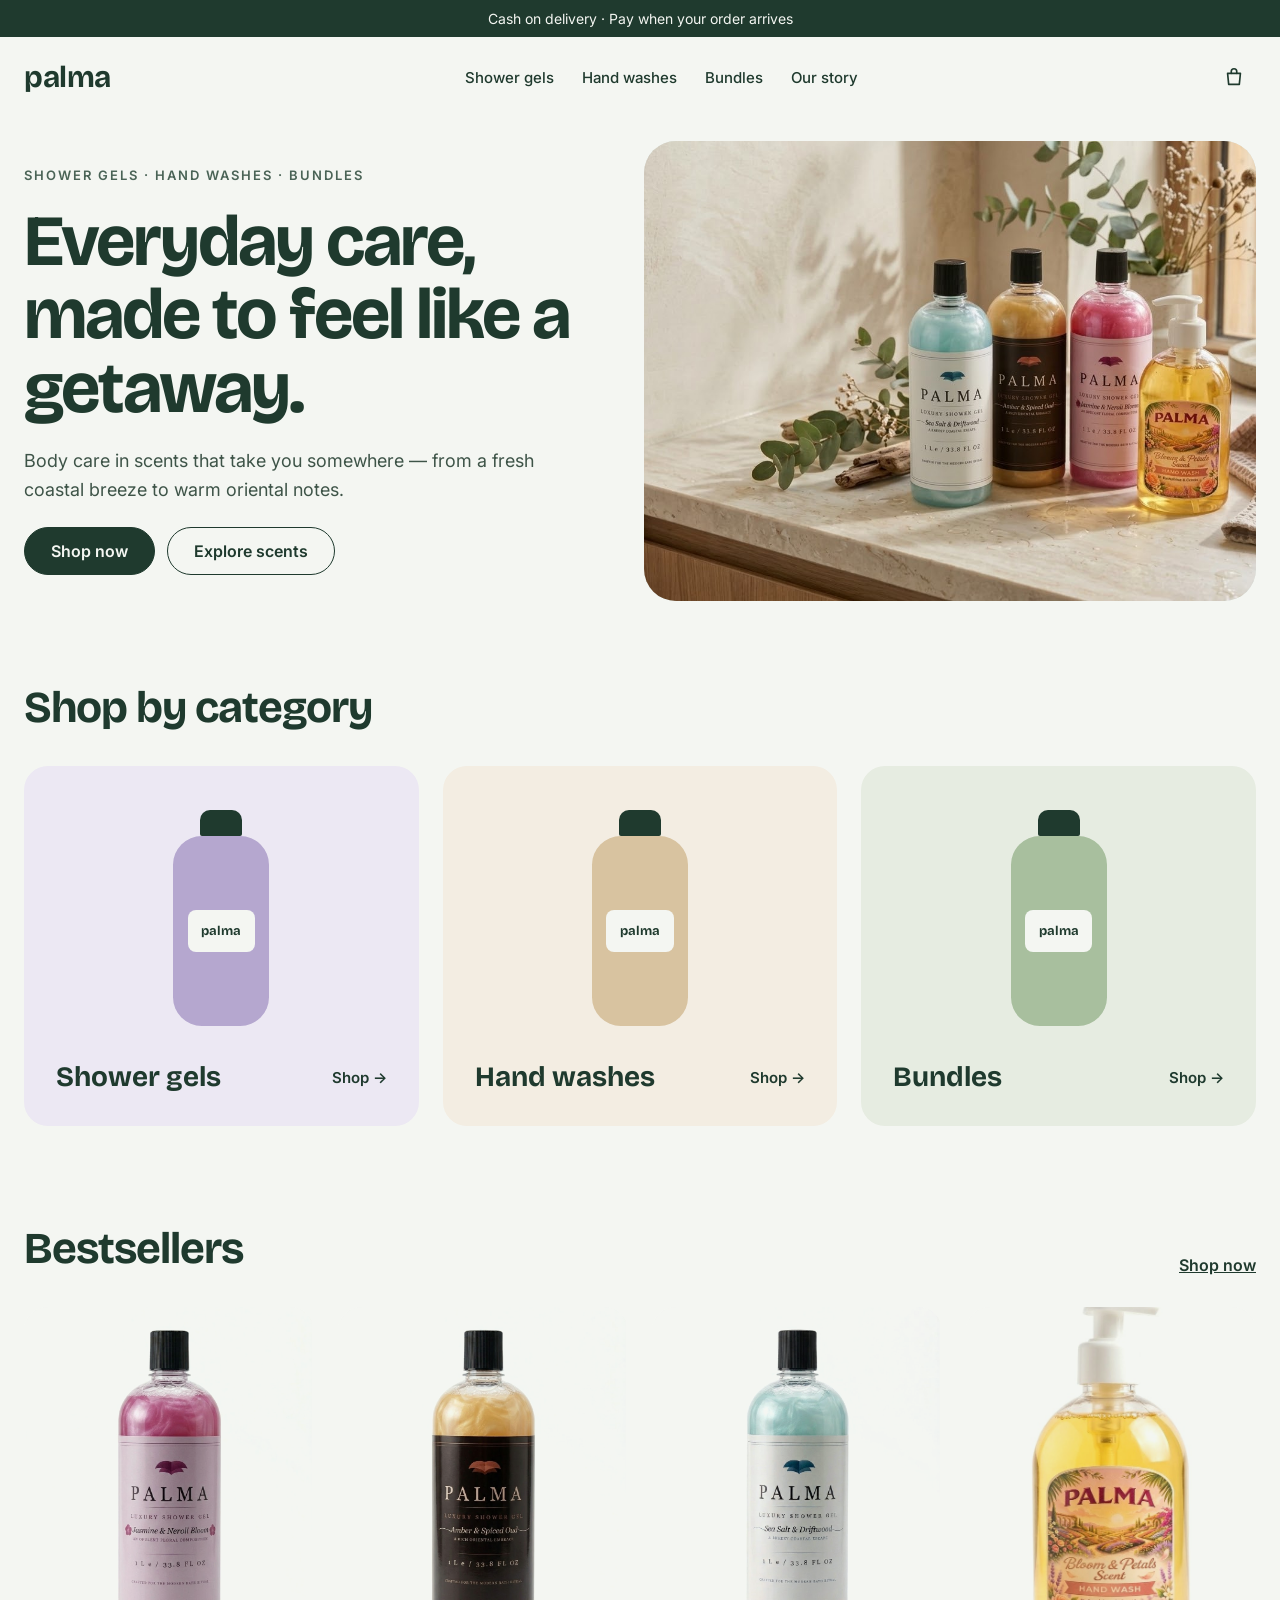
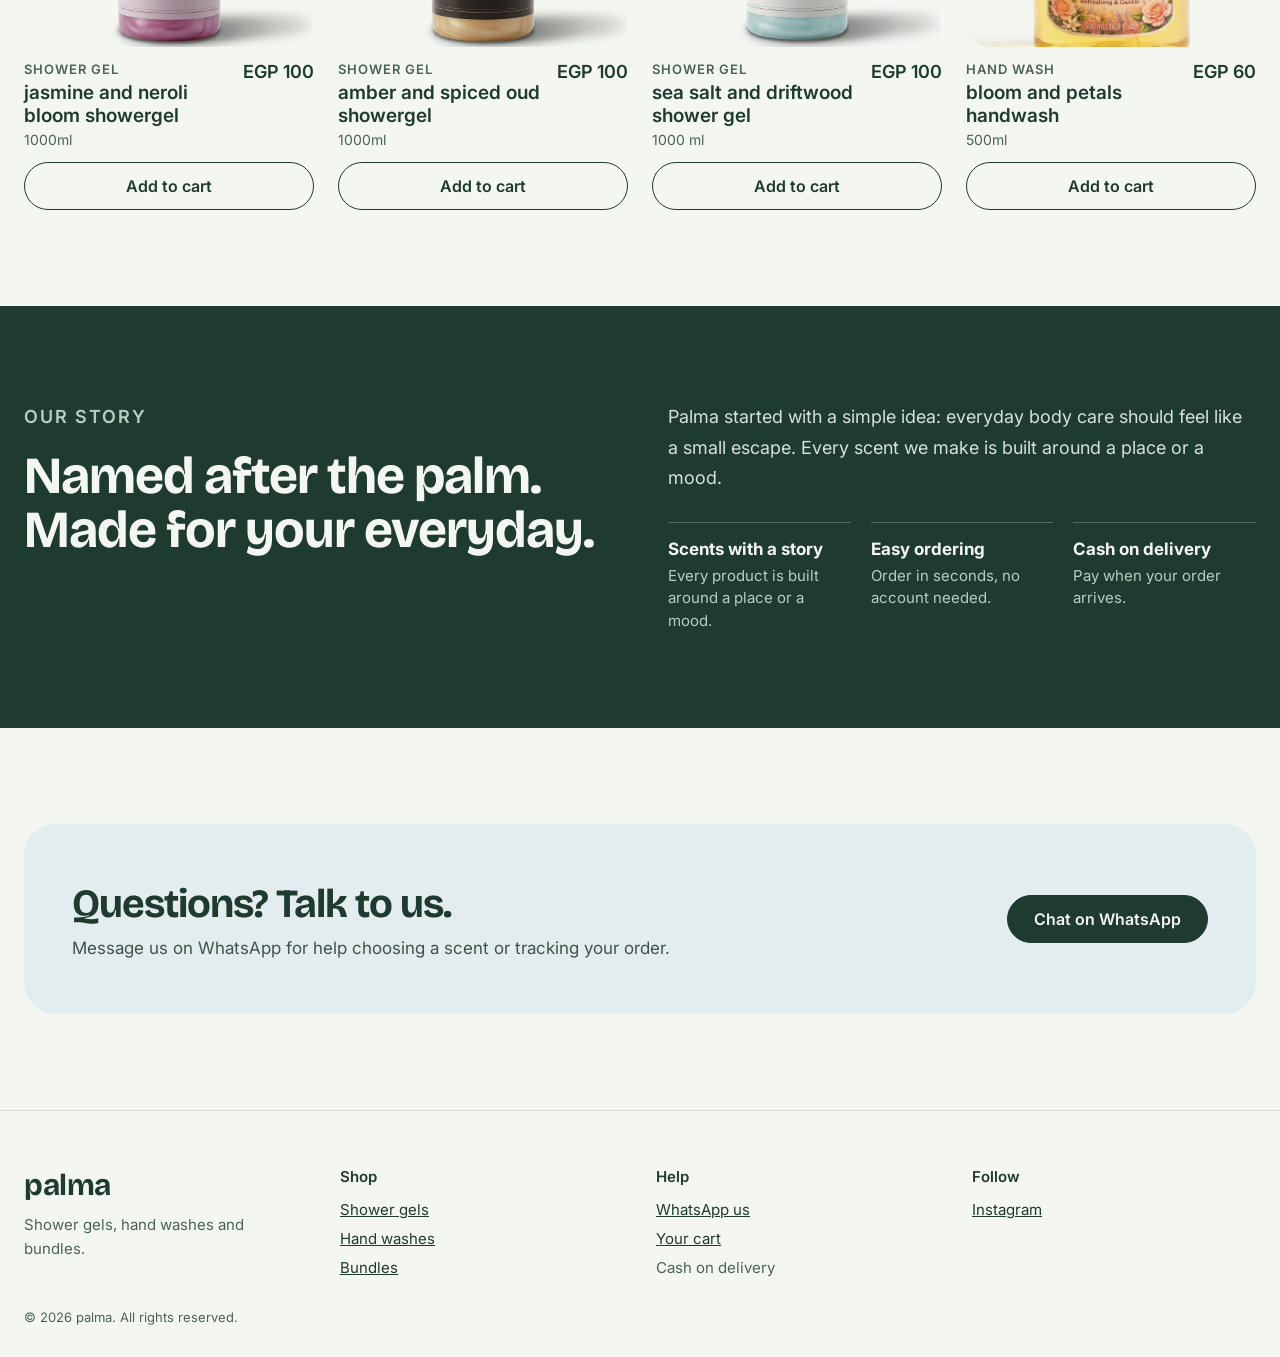
<file: index.html>
<!doctype html>
<html lang="en">
<head>
<meta charset="utf-8">
<meta name="viewport" content="width=device-width, initial-scale=1">
<title>Palma — Body care</title>
<meta name="description" content="Palma body care. Order online, pay cash on delivery.">
<link rel="icon" href="assets/favicon.svg" type="image/svg+xml">
<link rel="preconnect" href="https://fonts.googleapis.com">
<link rel="preconnect" href="https://fonts.gstatic.com" crossorigin>
<link href="https://fonts.googleapis.com/css2?family=Bricolage+Grotesque:opsz,wght@12..96,500;12..96,700&family=Inter:wght@400;500;600;700&display=swap" rel="stylesheet">
<link rel="stylesheet" href="assets/style.css">
</head>
<body data-page="home">
<div id="site-header"></div>
<main>
  <section class="wrap hero">
    <div class="hero-copy">
      <p class="eyebrow" id="hero-eyebrow"></p>
      <h1 id="hero-title"></h1>
      <p class="lead" id="hero-text" style="max-width:520px"></p>
      <div class="actions"><a class="btn" href="shop.html">Shop now</a><a class="btn ghost" href="shop.html">Explore scents</a></div>
    </div>
    <div class="hero-art" id="hero-art" aria-hidden="true"></div>
  </section>

  <section class="wrap section">
    <div class="section-head"><h2>Shop by category</h2></div>
    <div class="grid" id="cats"></div>
  </section>

  <section class="wrap section">
    <div class="section-head"><h2>Bestsellers</h2><a href="shop.html" style="font-weight:600">Shop now</a></div>
    <div class="grid" id="bestsellers"></div>
  </section>

  <section class="story" id="story">
    <div class="wrap">
      <div class="col">
        <p class="eyebrow">Our story</p>
        <h2 id="story-title"></h2>
      </div>
      <div class="col">
        <p id="story-text"></p>
        <div class="pillars">
          <div><b>Scents with a story</b><span>Every product is built around a place or a mood.</span></div>
          <div><b>Easy ordering</b><span>Order in seconds, no account needed.</span></div>
          <div><b>Cash on delivery</b><span>Pay when your order arrives.</span></div>
        </div>
      </div>
    </div>
  </section>

  <section class="wrap" style="padding-top:96px;padding-bottom:96px">
    <div class="band">
      <div><h2>Questions? Talk to us.</h2><p>Message us on WhatsApp for help choosing a scent or tracking your order.</p></div>
      <a class="btn" id="wa-band" href="#" target="_blank" rel="noopener">Chat on WhatsApp</a>
    </div>
  </section>
</main>
<div id="site-footer"></div>
<script src="assets/app.js"></script>
</body>
</html>
</file>
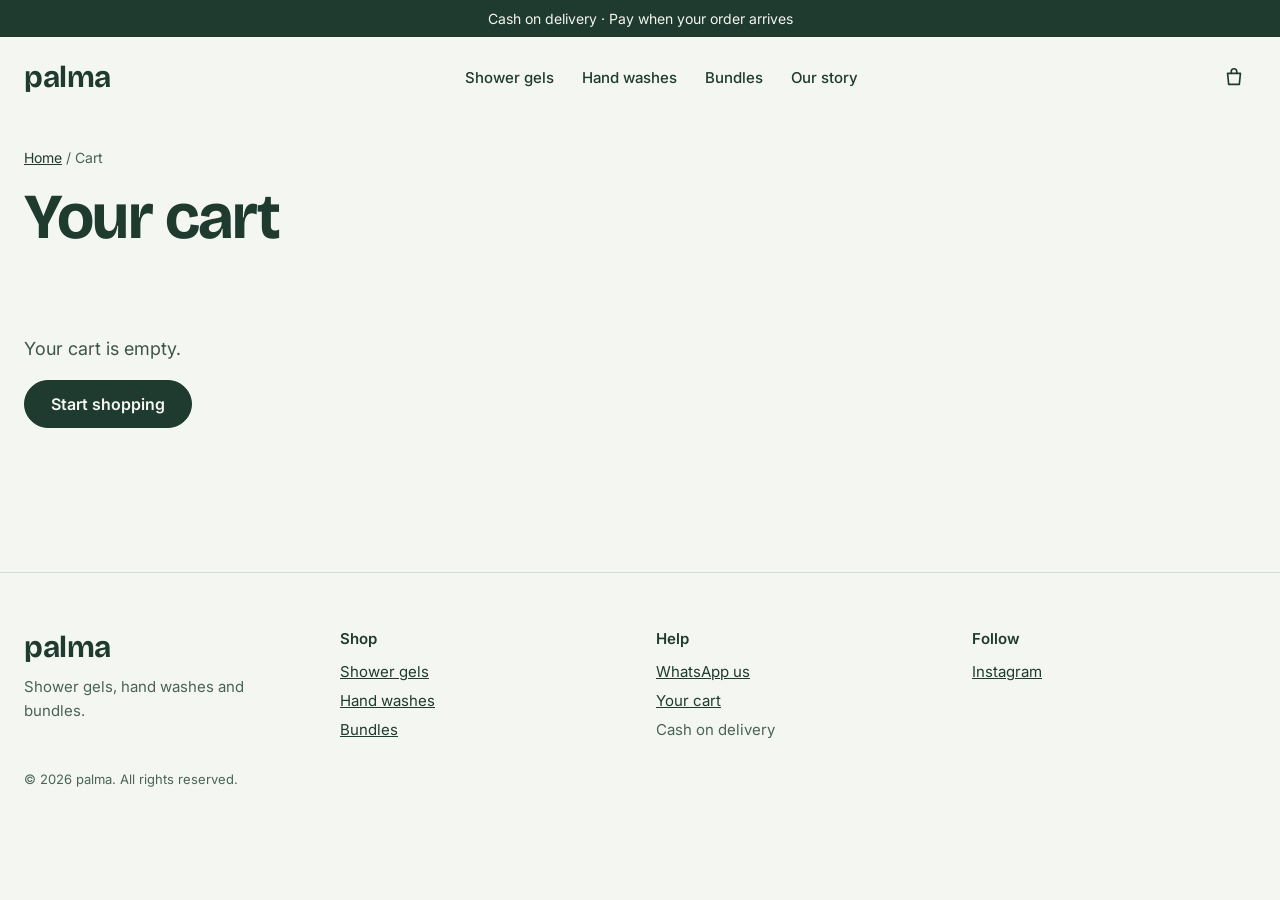
<file: checkout.html>
<!doctype html>
<html lang="en">
<head>
<meta charset="utf-8">
<meta name="viewport" content="width=device-width, initial-scale=1">
<title>Your cart — Palma</title>
<meta name="robots" content="noindex">
<link rel="icon" href="assets/favicon.svg" type="image/svg+xml">
<link rel="preconnect" href="https://fonts.googleapis.com">
<link rel="preconnect" href="https://fonts.gstatic.com" crossorigin>
<link href="https://fonts.googleapis.com/css2?family=Bricolage+Grotesque:opsz,wght@12..96,500;12..96,700&family=Inter:wght@400;500;600;700&display=swap" rel="stylesheet">
<link rel="stylesheet" href="assets/style.css">
</head>
<body data-page="checkout">
<div id="site-header"></div>
<main>
  <section class="wrap page-head">
    <p class="crumbs"><a href="index.html">Home</a> / Cart</p>
    <h1>Your cart</h1>
  </section>
  <div class="wrap checkout" id="checkout">
    <div class="items">
      <div id="lines"></div>
    </div>
    <form class="summary" id="order-form">
      <h2 style="font-size:28px">Delivery details</h2>
      <div class="field"><label for="name">Full name</label><input id="name" name="name" required autocomplete="name"></div>
      <div class="field"><label for="phone">Phone number</label><input id="phone" name="phone" type="tel" required autocomplete="tel" inputmode="tel" pattern="[0-9+ ]{8,16}" placeholder="01XXXXXXXXX"></div>
      <div class="field"><label for="city">City / Area</label><input id="city" name="city" required autocomplete="address-level2"></div>
      <div class="field"><label for="address">Full address</label><textarea id="address" name="address" required autocomplete="street-address" placeholder="Street, building, floor, apartment"></textarea></div>
      <div class="field"><label for="notes">Notes (optional)</label><input id="notes" name="notes"></div>
      <div class="totals" id="totals"></div>
      <div style="position:absolute;left:-9999px" aria-hidden="true"><label for="website">Leave empty</label><input id="website" name="website" tabindex="-1" autocomplete="off"></div>
      <p class="order-error" id="order-error" role="alert" hidden></p>
      <button class="btn block" type="submit">Place order</button>
      <p class="note">Payment is cash on delivery. We'll call you to confirm your order.</p>
    </form>
  </div>
</main>
<div id="site-footer"></div>
<script src="assets/app.js"></script>
</body>
</html>
</file>
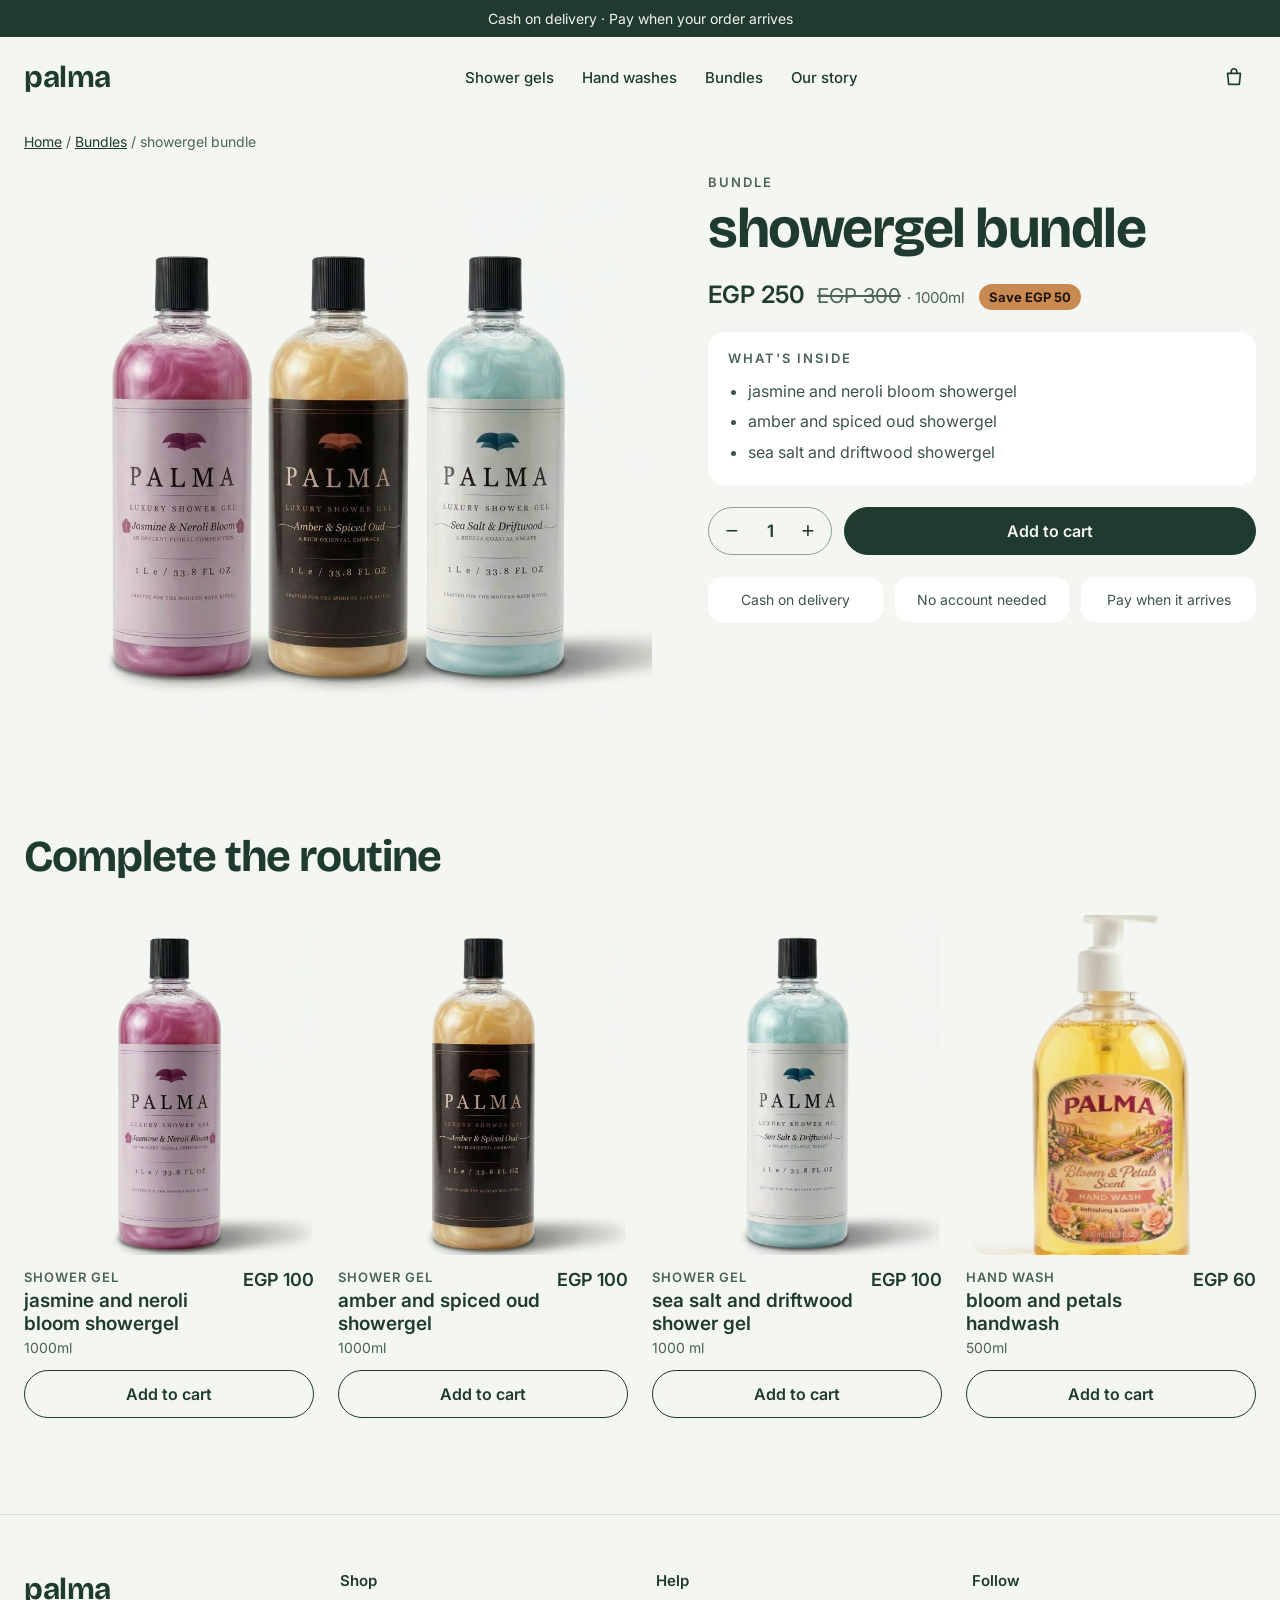
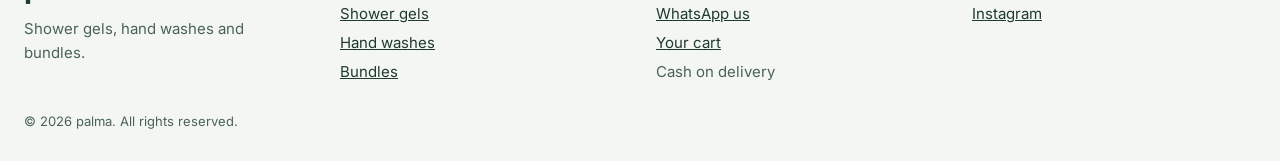
<file: product.html>
<!doctype html>
<html lang="en">
<head>
<meta charset="utf-8">
<meta name="viewport" content="width=device-width, initial-scale=1">
<title>Palma</title>
<link rel="icon" href="assets/favicon.svg" type="image/svg+xml">
<link rel="preconnect" href="https://fonts.googleapis.com">
<link rel="preconnect" href="https://fonts.gstatic.com" crossorigin>
<link href="https://fonts.googleapis.com/css2?family=Bricolage+Grotesque:opsz,wght@12..96,500;12..96,700&family=Inter:wght@400;500;600;700&display=swap" rel="stylesheet">
<link rel="stylesheet" href="assets/style.css">
</head>
<body data-page="product">
<div id="site-header"></div>
<main>
  <div class="wrap" style="padding-top:16px;padding-bottom:16px"><p class="crumbs" style="margin:0"><a href="index.html">Home</a> / <a id="crumb-cat" href="shop.html">Shop</a> / <span id="crumb-name"></span></p></div>
  <section class="wrap pdp" id="pdp"></section>
  <section class="wrap section" id="related-wrap">
    <div class="section-head"><h2>Complete the routine</h2></div>
    <div class="grid" id="related"></div>
  </section>
</main>
<div id="site-footer"></div>
<script src="assets/app.js"></script>
</body>
</html>
</file>
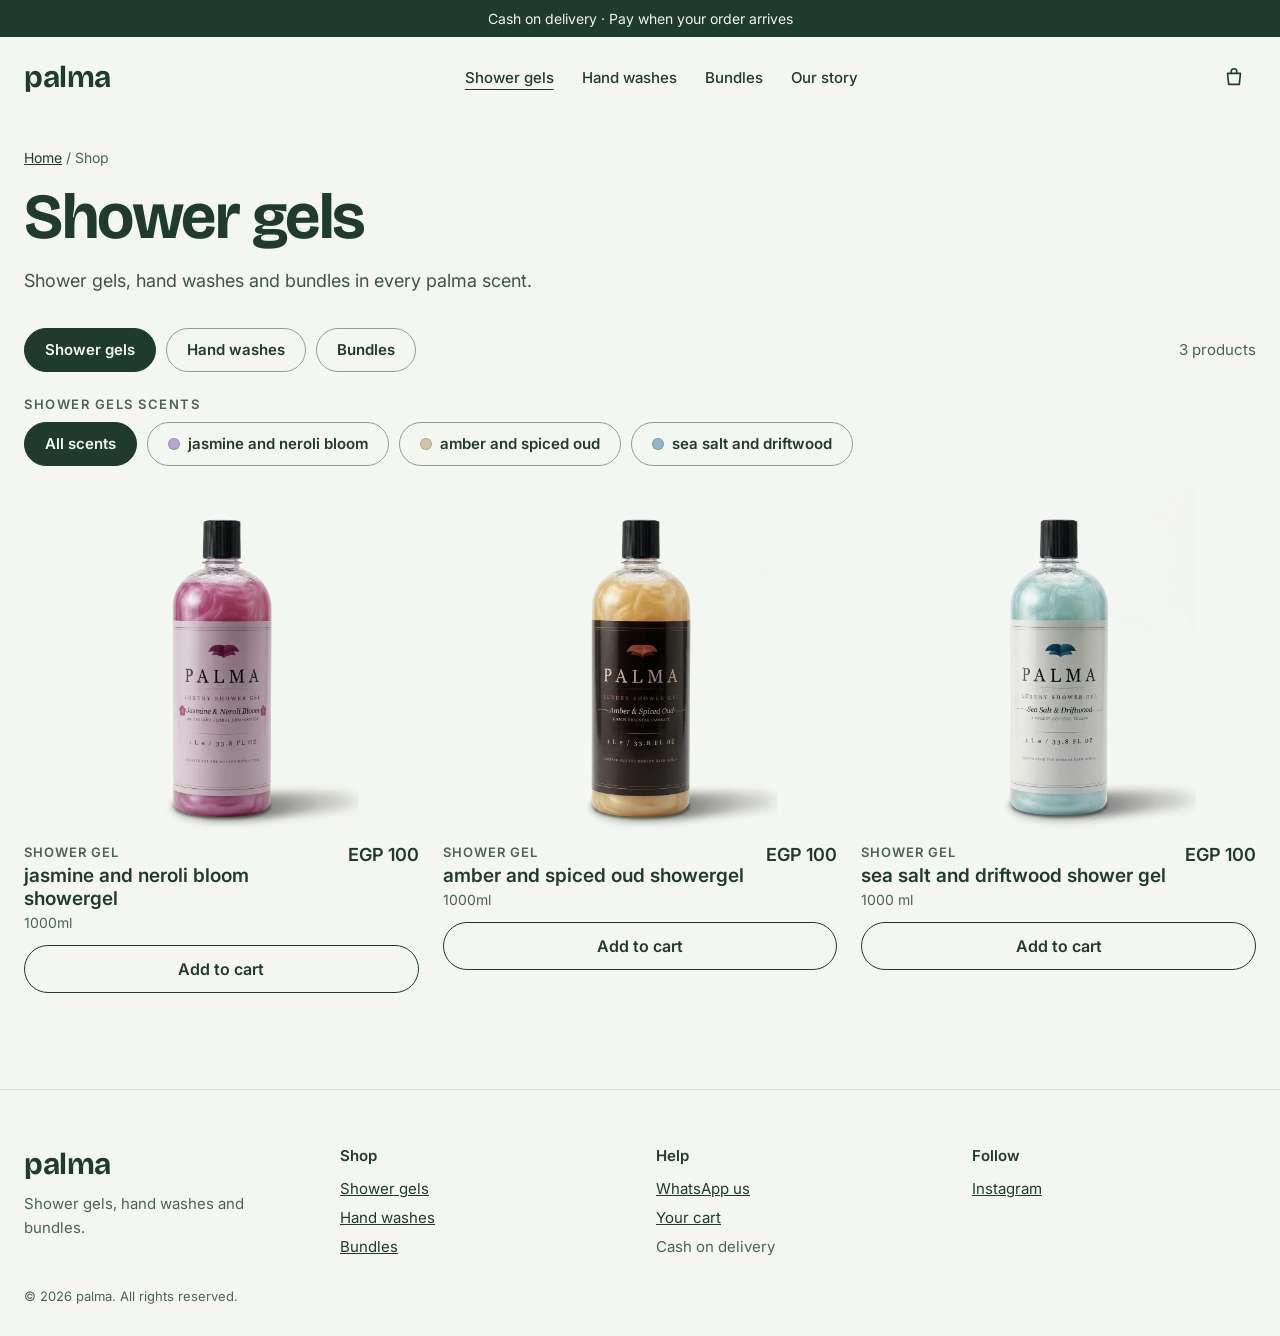
<file: shop.html>
<!doctype html>
<html lang="en">
<head>
<meta charset="utf-8">
<meta name="viewport" content="width=device-width, initial-scale=1">
<title>Shop all — Palma</title>
<meta name="description" content="Shop Palma body care. Order online, pay cash on delivery.">
<link rel="icon" href="assets/favicon.svg" type="image/svg+xml">
<link rel="preconnect" href="https://fonts.googleapis.com">
<link rel="preconnect" href="https://fonts.gstatic.com" crossorigin>
<link href="https://fonts.googleapis.com/css2?family=Bricolage+Grotesque:opsz,wght@12..96,500;12..96,700&family=Inter:wght@400;500;600;700&display=swap" rel="stylesheet">
<link rel="stylesheet" href="assets/style.css">
</head>
<body data-page="shop">
<div id="site-header"></div>
<main>
  <section class="wrap page-head">
    <p class="crumbs"><a href="index.html">Home</a> / Shop</p>
    <h1 id="shop-title">Shop</h1>
    <p class="lead" id="shop-lead" style="margin-top:12px;max-width:560px"></p>
  </section>
  <section class="wrap filters">
    <div class="pills" id="pills" role="group" aria-label="Filter by category"></div>
    <p class="count" id="count"></p>
  </section>
  <section class="wrap scent-row" id="scent-row" hidden></section>
  <section class="wrap section">
    <div class="grid" id="shop-grid"></div>
  </section>
</main>
<div id="site-footer"></div>
<script src="assets/app.js"></script>
</body>
</html>
</file>
<file: assets/style.css>
:root{
  --bg:#F4F6F2; --ink:#1F3A2E; --ink-dark:#0F241B; --muted:#4A6356; --body:#3E5448;
  --line:#D3DCD5; --field:#8AA196; --white:#FFFFFF;
  --sea:#8DB7C7; --amber:#C98A52; --sage:#A8BF9E;
  --sea-bg:#E3ECEE; --amber-bg:#F1E7DC; --sage-bg:#E6ECE1; --hero:#DCE6E2;
  --display:'Bricolage Grotesque',system-ui,sans-serif; --text:Inter,system-ui,sans-serif;
}
*{box-sizing:border-box}
body{margin:0;font-family:var(--text);color:var(--ink);background:var(--bg);-webkit-font-smoothing:antialiased}
a{color:var(--ink)} a:hover{color:var(--ink-dark)}
img{max-width:100%;display:block}
.wrap{max-width:1280px;margin:0 auto;padding-left:24px;padding-right:24px}
h1,h2,h3{font-family:var(--display);letter-spacing:-1px;margin:0}
.eyebrow{margin:0;font-size:13px;font-weight:600;letter-spacing:2px;text-transform:uppercase;color:var(--muted)}
.lead{font-size:18px;line-height:1.6;color:var(--body);margin:0}

/* buttons */
.btn{display:inline-flex;align-items:center;justify-content:center;min-height:48px;padding:0 26px;border-radius:999px;font:600 16px var(--text);text-decoration:none;cursor:pointer;border:1.5px solid var(--ink);background:var(--ink);color:var(--bg)}
.btn:hover{background:var(--ink-dark);color:var(--bg)}
.btn.ghost{background:transparent;color:var(--ink)}
.btn.ghost:hover{background:var(--ink);color:var(--bg)}
.btn.block{width:100%}
.btn:disabled{opacity:.5;cursor:not-allowed}

/* top bar + header */
.topbar{background:var(--ink);color:var(--bg);text-align:center;font-size:14px;padding:10px 16px}
.site-header .wrap{display:flex;align-items:center;justify-content:space-between;gap:16px;padding-top:18px;padding-bottom:18px}
.logo{font-family:var(--display);font-weight:700;font-size:30px;letter-spacing:-.5px;text-decoration:none}
.nav{display:flex;gap:28px;font-size:15px;font-weight:500}
.nav a{text-decoration:none}
.nav a[aria-current="page"]{text-decoration:underline;text-underline-offset:6px}
.header-actions{display:flex;align-items:center;gap:4px}
.icon-btn{position:relative;width:44px;height:44px;border:none;background:transparent;color:var(--ink);cursor:pointer;display:inline-flex;align-items:center;justify-content:center;text-decoration:none;border-radius:999px}
.icon-btn:hover{background:var(--hero)}
.badge{position:absolute;top:4px;right:2px;min-width:18px;height:18px;padding:0 5px;border-radius:999px;background:var(--amber);color:#1E120A;font-size:11px;font-weight:700;display:flex;align-items:center;justify-content:center}
.badge[hidden]{display:none}
.menu-btn{display:none}
@media (max-width:860px){
  .menu-btn{display:inline-flex}
  .nav{display:none;position:absolute;left:0;right:0;top:100%;background:var(--bg);flex-direction:column;gap:0;padding:8px 24px 16px;border-bottom:1px solid var(--line);z-index:20}
  .nav.open{display:flex}
  .nav a{padding:14px 0;border-bottom:1px solid var(--line)}
  .site-header{position:relative}
}

/* bottles (drawn) */
.bottle{display:flex;flex-direction:column;align-items:center}
.bottle .cap{width:calc(var(--w) * .44);height:calc(var(--w) * .27);background:var(--ink);border-radius:10px 10px 2px 2px}
.bottle .body{width:var(--w);height:var(--h);background:var(--c);border-radius:calc(var(--w) * .3);display:flex;align-items:center;justify-content:center}
.bottle .label{width:70%;padding:12px 4px;background:var(--bg);border-radius:8px;text-align:center;font-size:calc(var(--w) * .1);line-height:1.35;display:flex;flex-direction:column;gap:2px}
.bottle .label b{font-family:var(--display);font-size:1.35em}
.photo{width:100%;height:100%;object-fit:cover}

/* hero */
.hero{display:flex;flex-wrap:wrap;gap:48px;align-items:center;padding-top:24px;padding-bottom:80px}
.hero-copy{flex:1 1 440px;min-width:0;display:flex;flex-direction:column;gap:22px}
.hero h1{font-size:clamp(44px,6vw,72px);line-height:1.02;letter-spacing:-2px}
.hero-art{flex:1 1 480px;min-width:0;min-height:460px;border-radius:32px;background:var(--hero);display:flex;align-items:flex-end;justify-content:center;gap:clamp(12px,3vw,28px);padding:48px 16px 56px}
.actions{display:flex;flex-wrap:wrap;gap:12px}

/* sections */
.section{padding-bottom:96px}
.section-head{display:flex;flex-wrap:wrap;justify-content:space-between;align-items:flex-end;gap:16px;margin-bottom:32px}
.section-head h2{font-size:clamp(32px,4vw,44px)}
.grid{display:grid;grid-template-columns:repeat(auto-fit,minmax(270px,1fr));gap:32px 24px}

.cat-card{text-decoration:none;border-radius:24px;padding:32px;display:flex;flex-direction:column;justify-content:space-between;gap:24px;min-height:360px}
.cat-card .art{display:flex;justify-content:center;padding-top:12px}
.cat-card .row{display:flex;justify-content:space-between;align-items:center;gap:12px}
.cat-card .row span:first-child{font-family:var(--display);font-size:28px;font-weight:700}
.cat-card .row span:last-child{font-size:15px;font-weight:600}

.scent{border-radius:28px;padding:clamp(28px,4vw,48px);min-height:340px;display:flex;flex-direction:column;justify-content:flex-end;gap:14px}
.scent h3{font-size:clamp(36px,4vw,48px)}
.scent p{margin:0;font-size:17px;line-height:1.6;max-width:460px}
.scent{color:#14201A}
.scent .eyebrow{color:inherit}
.scent .btn{align-self:flex-start;margin-top:8px;background:#14201A;border-color:#14201A}
.hero-art.has-photo{padding:0;overflow:hidden;position:relative}
.hero-art.has-photo .photo{position:absolute;inset:0;width:100%;height:100%;object-fit:cover}
.pdp-media .photo{position:absolute;inset:0}
.pdp-media{position:relative}
.thumbs{display:grid;grid-template-columns:repeat(5,minmax(0,1fr));gap:10px}
.thumb-btn{padding:0;border:2px solid transparent;border-radius:14px;overflow:hidden;background:var(--white);cursor:pointer;aspect-ratio:1}
.thumb-btn[aria-pressed="true"]{border-color:var(--ink)}
.thumb-btn img{width:100%;height:100%;object-fit:cover}
.card .media{position:relative}
.card .media .photo{position:absolute;inset:0}

/* product card */
.card{display:flex;flex-direction:column;gap:14px}
.card .media{border-radius:24px;height:340px;display:flex;align-items:center;justify-content:center;overflow:hidden;text-decoration:none}
.card .info{display:flex;justify-content:space-between;gap:12px}
.card h3{font-family:var(--text);letter-spacing:0;font-size:19px;font-weight:600;margin-top:4px}
.card h3 a{text-decoration:none}
.card .type{margin:0;font-size:13px;color:var(--muted);text-transform:uppercase;letter-spacing:1px;font-weight:600}
.card .size{margin:4px 0 0;font-size:14px;color:var(--muted)}
.card .price{margin:0;font-size:18px;font-weight:600;white-space:nowrap}

/* story */
.story{background:var(--ink);color:var(--bg)}
.story .wrap{padding-top:96px;padding-bottom:96px;display:flex;flex-wrap:wrap;gap:56px}
.story .col{flex:1 1 420px;min-width:0}
.story h2{font-size:clamp(36px,4.5vw,52px);line-height:1.05}
.story .eyebrow{color:#B9CEC2;margin-bottom:16px}
.story p{font-size:18px;line-height:1.7;color:#D6E2DA;margin:0 0 28px}
.pillars{display:grid;grid-template-columns:repeat(auto-fit,minmax(160px,1fr));gap:20px}
.pillars div{border-top:1px solid #4E6B5D;padding-top:16px}
.pillars b{display:block;font-size:17px}
.pillars span{display:block;margin-top:6px;font-size:15px;line-height:1.5;color:#B9CEC2}

/* newsletter-ish contact band */
.band{background:var(--sea-bg);border-radius:32px;padding:56px clamp(24px,4vw,48px);display:flex;flex-wrap:wrap;gap:24px;align-items:center;justify-content:space-between}
.band h2{font-size:clamp(30px,3.5vw,40px)}
.band p{margin:10px 0 0;font-size:17px;color:var(--body)}

/* page header */
.page-head{padding-top:32px;padding-bottom:32px}
.page-head h1{font-size:clamp(44px,5vw,64px);letter-spacing:-1.5px}
.crumbs{margin:0 0 12px;font-size:14px;color:var(--muted)}

/* filters */
.filters{display:flex;flex-wrap:wrap;justify-content:space-between;align-items:center;gap:16px;padding-bottom:24px}
.pills{display:flex;flex-wrap:wrap;gap:10px}
.pill{min-height:44px;padding:0 20px;border-radius:999px;font:600 15px var(--text);cursor:pointer;background:transparent;color:var(--ink);border:1.5px solid var(--field)}
.pill[aria-pressed="true"]{background:var(--ink);color:var(--bg);border-color:var(--ink)}
.scent-row{padding-bottom:24px;display:flex;flex-direction:column;gap:10px}
.scent-row[hidden]{display:none}
.scent-label{margin:0;font-size:13px;font-weight:600;letter-spacing:1.5px;text-transform:uppercase;color:var(--muted)}
.scent-pill{display:inline-flex;align-items:center;gap:8px}
.dot{width:12px;height:12px;border-radius:999px;border:1px solid rgba(0,0,0,.15)}
.count{margin:0;font-size:15px;color:var(--muted)}

/* product page */
.pdp{display:flex;flex-wrap:wrap;gap:56px;padding-top:8px;padding-bottom:96px}
.pdp-media{flex:1 1 480px;min-width:0;border-radius:32px;min-height:560px;display:flex;align-items:center;justify-content:center;overflow:hidden}
.pdp-info{flex:1 1 400px;min-width:0;display:flex;flex-direction:column;gap:22px}
.pdp-info h1{font-size:clamp(38px,4.5vw,56px);line-height:1.04;letter-spacing:-1.5px;margin-top:10px}
.pdp-price{margin:0;font-size:24px;font-weight:600}
.pdp-price span{font-size:15px;font-weight:400;color:var(--muted)}
.buy{display:flex;flex-wrap:wrap;gap:12px;align-items:center}
.buy .btn{flex:1 1 220px}
.qty{display:inline-flex;align-items:center;border:1.5px solid var(--field);border-radius:999px;height:48px}
.qty button{width:46px;height:46px;border:none;background:transparent;color:var(--ink);font-size:22px;cursor:pointer;border-radius:999px}
.qty span{min-width:30px;text-align:center;font-weight:600;font-size:17px}
.perks{display:grid;grid-template-columns:repeat(auto-fit,minmax(140px,1fr));gap:12px}
.perks div{background:var(--white);border-radius:14px;padding:14px;text-align:center;font-size:14px;color:var(--body)}
.tabs{border-top:1px solid var(--line);padding-top:12px}
.tablist{display:flex;flex-wrap:wrap;gap:4px}
.tab{min-height:44px;padding:0 16px;border:none;border-radius:999px;background:transparent;color:var(--ink);font:600 15px var(--text);cursor:pointer}
.tab[aria-selected="true"]{background:var(--ink);color:var(--bg)}
.tabpanel{margin:16px 0 0;font-size:16px;line-height:1.7;color:var(--body);white-space:pre-line}

/* checkout */
.checkout{display:flex;flex-wrap:wrap;gap:48px;padding-bottom:96px;align-items:flex-start}
.checkout .items{flex:1 1 520px;min-width:0}
.checkout .summary{flex:1 1 360px;min-width:0;background:var(--white);border-radius:24px;padding:28px;display:flex;flex-direction:column;gap:16px}
.line{display:flex;gap:16px;align-items:center;padding:18px 0;border-bottom:1px solid var(--line)}
.line .thumb{width:84px;height:100px;border-radius:16px;display:flex;align-items:center;justify-content:center;flex:0 0 auto;overflow:hidden}
.line .meta{flex:1;min-width:0}
.line .meta b{display:block;font-size:17px}
.line .meta small{color:var(--muted);font-size:14px}
.line .end{display:flex;flex-direction:column;align-items:flex-end;gap:8px}
.link-btn{background:none;border:none;color:var(--muted);text-decoration:underline;cursor:pointer;font:500 14px var(--text);padding:8px 0;min-height:44px}
.totals{display:flex;flex-direction:column;gap:8px;font-size:16px}
.totals div{display:flex;justify-content:space-between}
.totals .grand{font-size:20px;font-weight:700;border-top:1px solid var(--line);padding-top:12px}
.field{display:flex;flex-direction:column;gap:6px}
.field label{font-size:14px;font-weight:600}
.field input,.field textarea,.field select{min-height:48px;border-radius:14px;border:1.5px solid var(--field);padding:12px 16px;font:16px var(--text);background:var(--white);color:var(--ink)}
.field textarea{min-height:90px;resize:vertical}
.field input:focus,.field textarea:focus,.field select:focus{outline:3px solid var(--sea);outline-offset:1px}
.summary{position:relative}
.order-error{margin:0;background:#FBE9E7;color:#8A2A12;border-radius:12px;padding:12px 14px;font-size:15px;font-weight:500}
.note{font-size:14px;color:var(--muted);margin:0;line-height:1.5}
.empty{padding:48px 0;display:flex;flex-direction:column;gap:16px;align-items:flex-start}
.done{background:var(--sage-bg);border-radius:24px;padding:40px;display:flex;flex-direction:column;gap:14px;align-items:flex-start}

/* footer */
.site-footer{border-top:1px solid var(--line)}
.site-footer .cols{padding-top:56px;padding-bottom:32px;display:grid;grid-template-columns:repeat(auto-fit,minmax(180px,1fr));gap:32px}
.site-footer .cols div{display:flex;flex-direction:column;gap:10px;font-size:15px}
.site-footer .cols p{margin:0}
.site-footer .h{font-weight:600;margin-bottom:4px !important}
.site-footer .legal{padding-bottom:32px;font-size:13px;color:var(--muted);margin:0}

/* toast */
.toast{position:fixed;left:50%;bottom:24px;transform:translateX(-50%) translateY(20px);background:var(--ink);color:var(--bg);padding:14px 20px;border-radius:999px;font-weight:600;font-size:15px;opacity:0;pointer-events:none;transition:.25s;z-index:50;display:flex;gap:14px;align-items:center}
.toast.show{opacity:1;transform:translateX(-50%) translateY(0);pointer-events:auto}
.toast a{color:var(--bg)}
:focus-visible{outline:3px solid var(--amber);outline-offset:2px}

@media (max-width:560px){.hero-art{min-height:340px;padding-bottom:40px}.hero-art .bottle{zoom:.62}.pdp-media{min-height:420px}.pdp-media .bottle{zoom:.75}}

.card .media,.pdp-media,.line .thumb{overflow:hidden}

.was{color:var(--muted);font-weight:400;font-size:.85em;margin-left:6px}
.save{display:inline-block;background:var(--amber);color:#1E120A;font-size:13px;font-weight:700;padding:5px 10px;border-radius:999px;vertical-align:middle}
.card .media .save{position:absolute;top:14px;left:14px;z-index:2}
.pdp-price .save{margin-left:8px;color:#1E120A;font-size:13px;font-weight:700}
.includes{background:var(--white);border-radius:16px;padding:18px 20px}
.includes ul{margin:10px 0 0;padding-left:20px;line-height:1.9;font-size:16px;color:var(--body)}

/* ---------- Phones: photos keep their real shape, products two per row ---------- */
@media (max-width:700px){
  .wrap{padding-left:16px;padding-right:16px}
  /* home photo: show the whole photo at its own shape, nothing cut off */
  .hero{gap:28px;padding-bottom:56px}
  .hero-art.has-photo{min-height:0;height:auto;aspect-ratio:var(--ratio,4/3);border-radius:20px}
  .hero-art.has-photo .photo{object-fit:cover;object-position:center}
  /* product grids: two per row, portrait photo boxes like a phone shop */
  #shop-grid,#bestsellers,#related{grid-template-columns:repeat(2,minmax(0,1fr));gap:24px 12px}
  .card{gap:10px}
  .card .media{height:auto;aspect-ratio:3/4;border-radius:16px}
  .card .media .bottle{zoom:.7}
  .card .info{flex-direction:column;gap:4px}
  .card h3{font-size:15px;line-height:1.3}
  .card .type{font-size:11px}
  .card .size{font-size:13px}
  .card .price{font-size:15px}
  .card .price .was{display:block;margin:2px 0 0}
  .card .btn{min-height:44px;font-size:14px;padding:0 12px}
  .card .media .save{top:8px;left:8px;font-size:11px;padding:4px 8px}
  /* product page: photo box matches portrait product photos */
  .pdp{gap:28px}
  .pdp-media{min-height:0;aspect-ratio:3/4;border-radius:20px}
  .thumbs{grid-template-columns:repeat(5,minmax(0,1fr));gap:8px}
  /* category + scent buttons: one row you can swipe sideways */
  .filters{flex-direction:column;align-items:flex-start;gap:8px;padding-bottom:16px}
  .filters .pills,.scent-row .pills{flex-wrap:nowrap;overflow-x:auto;scrollbar-width:none;margin-right:-16px;padding-right:16px;max-width:calc(100% + 16px);-webkit-overflow-scrolling:touch}
  .filters .pills::-webkit-scrollbar,.scent-row .pills::-webkit-scrollbar{display:none}
  .pill{flex:0 0 auto;white-space:nowrap}
  .cat-card{min-height:260px;padding:24px}
}
</file>
